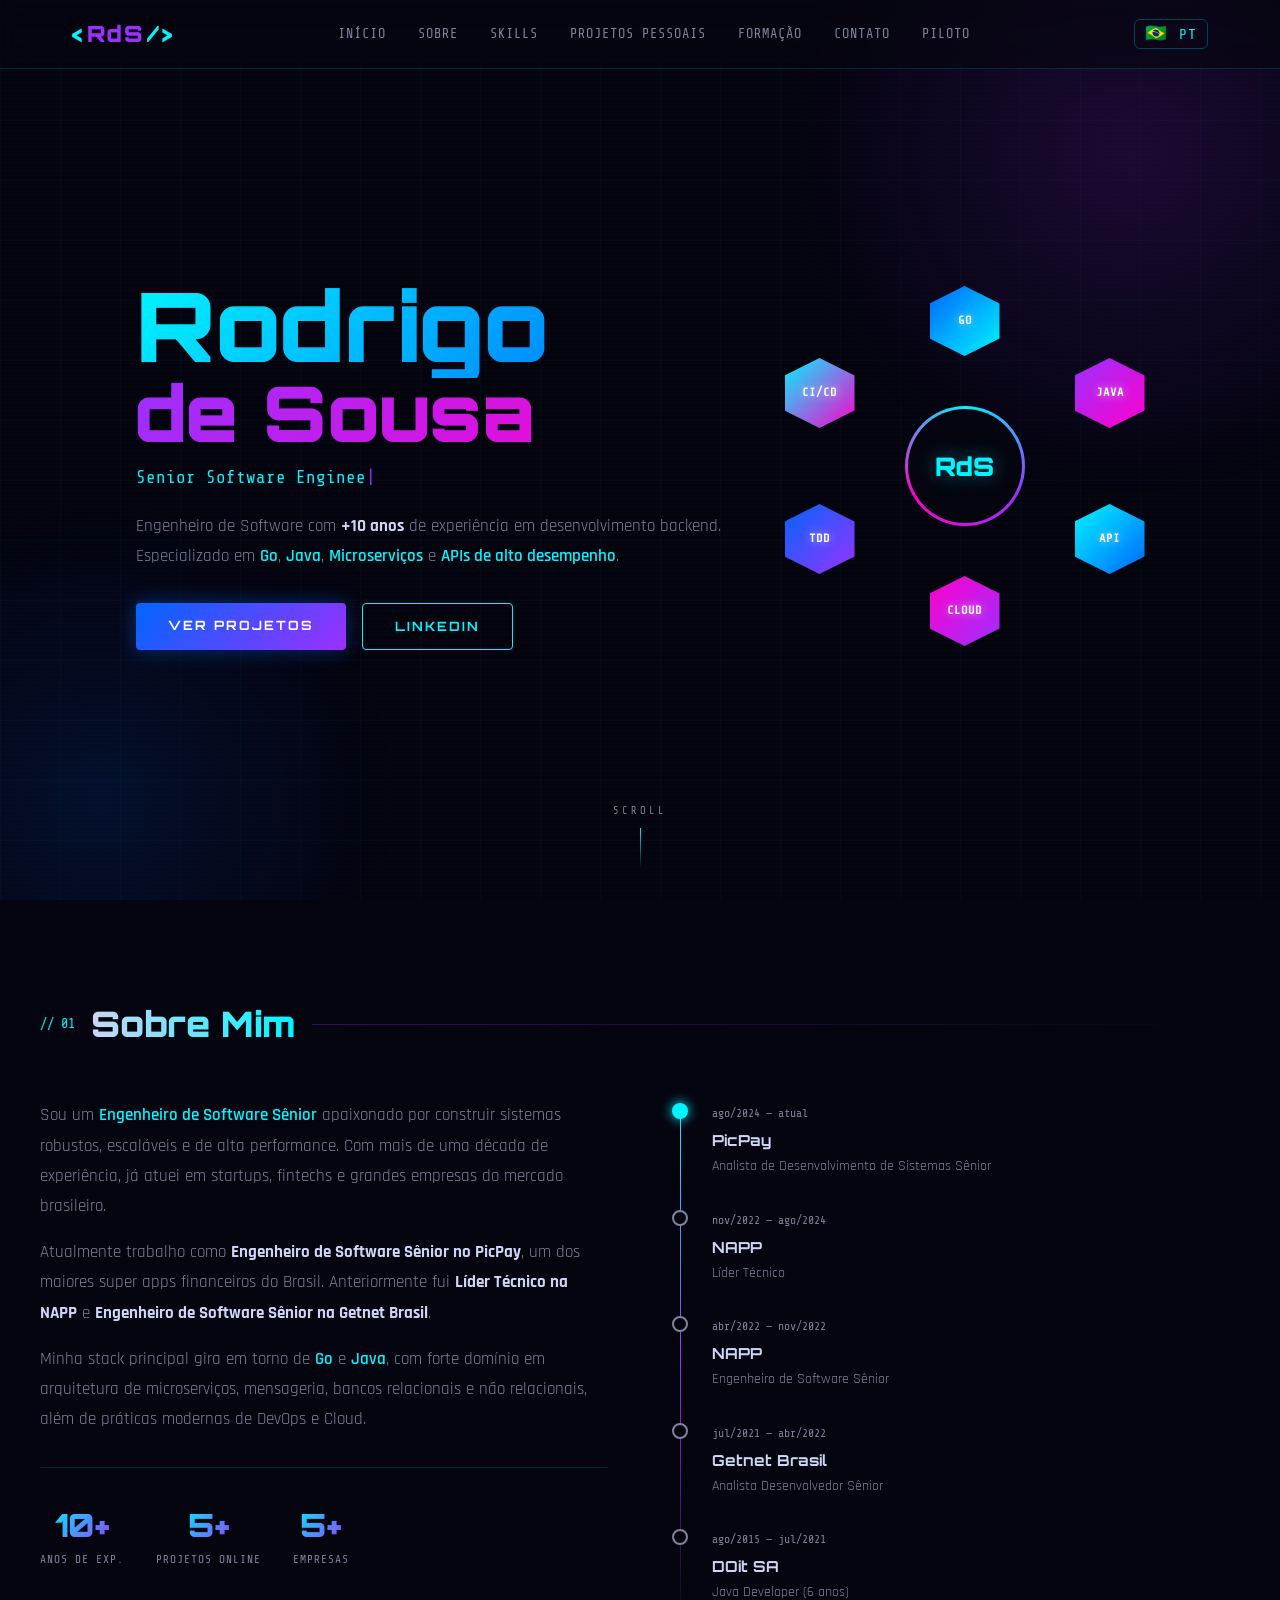
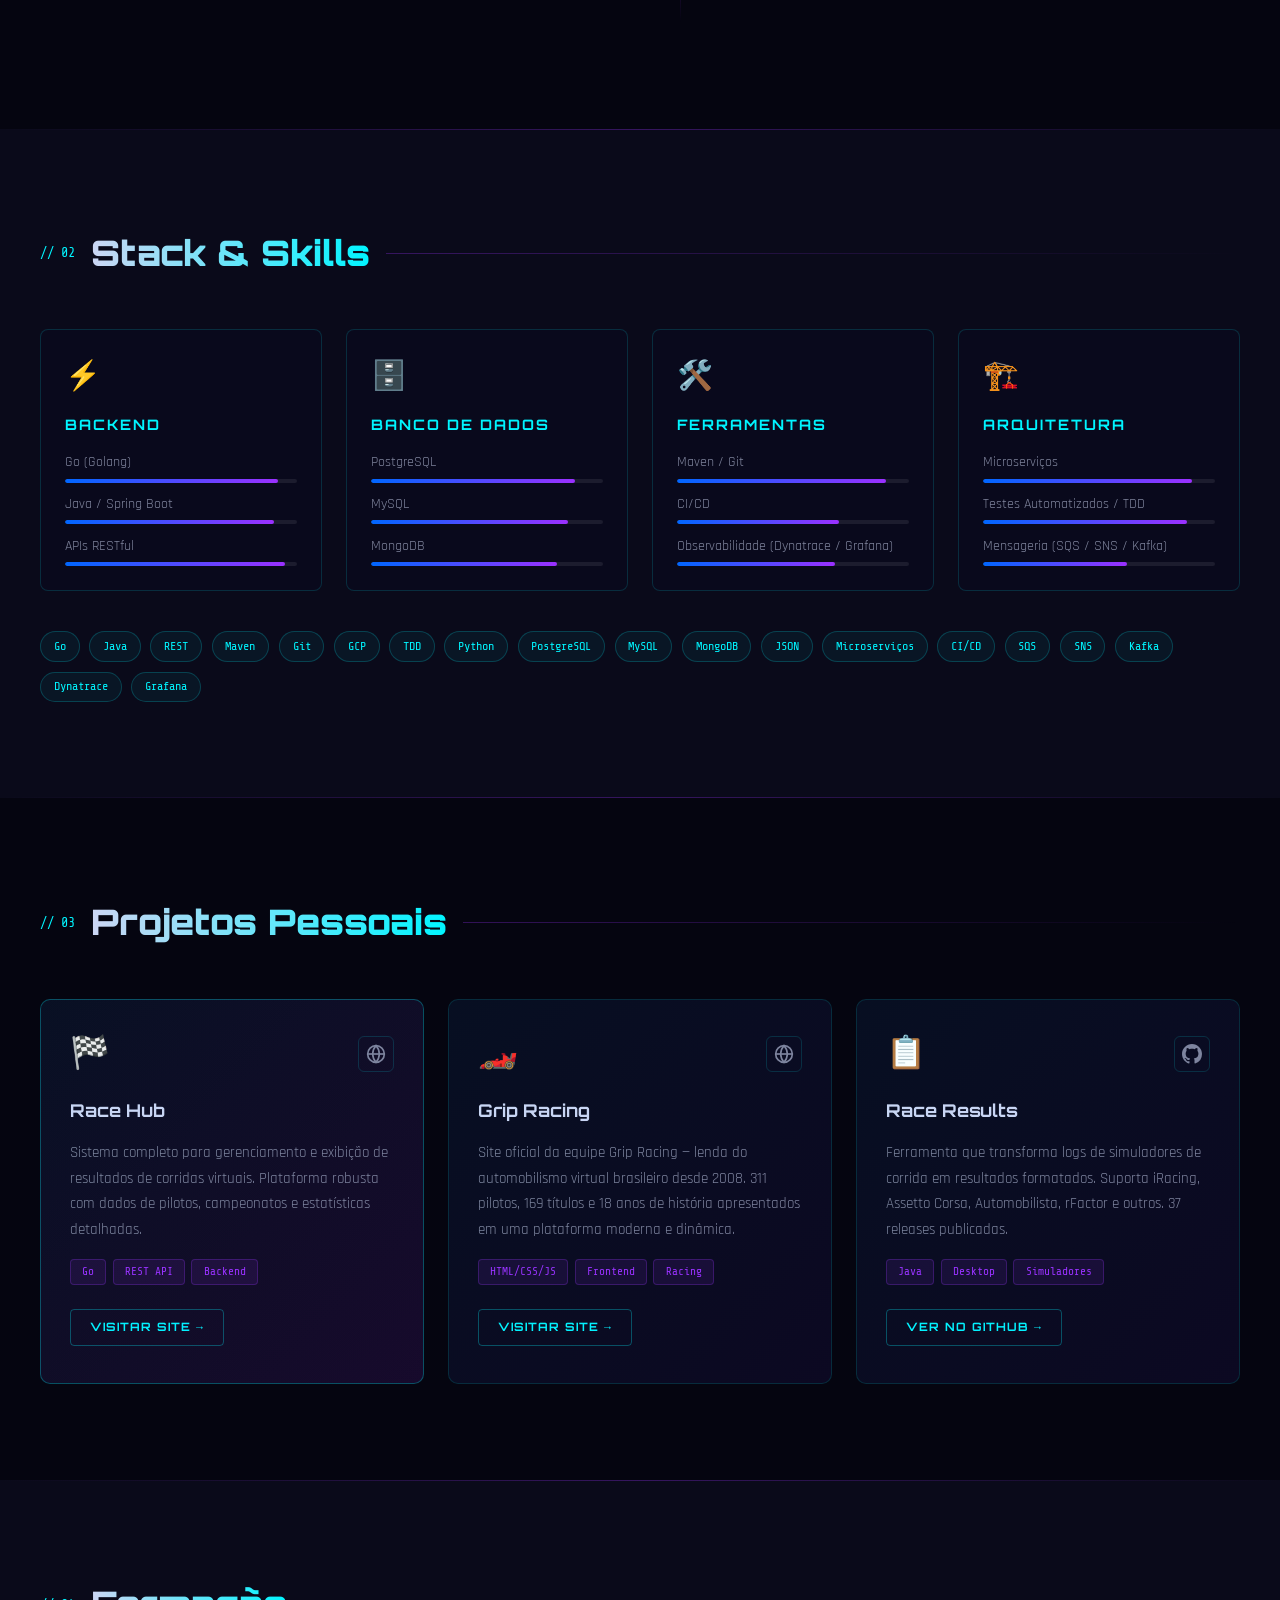
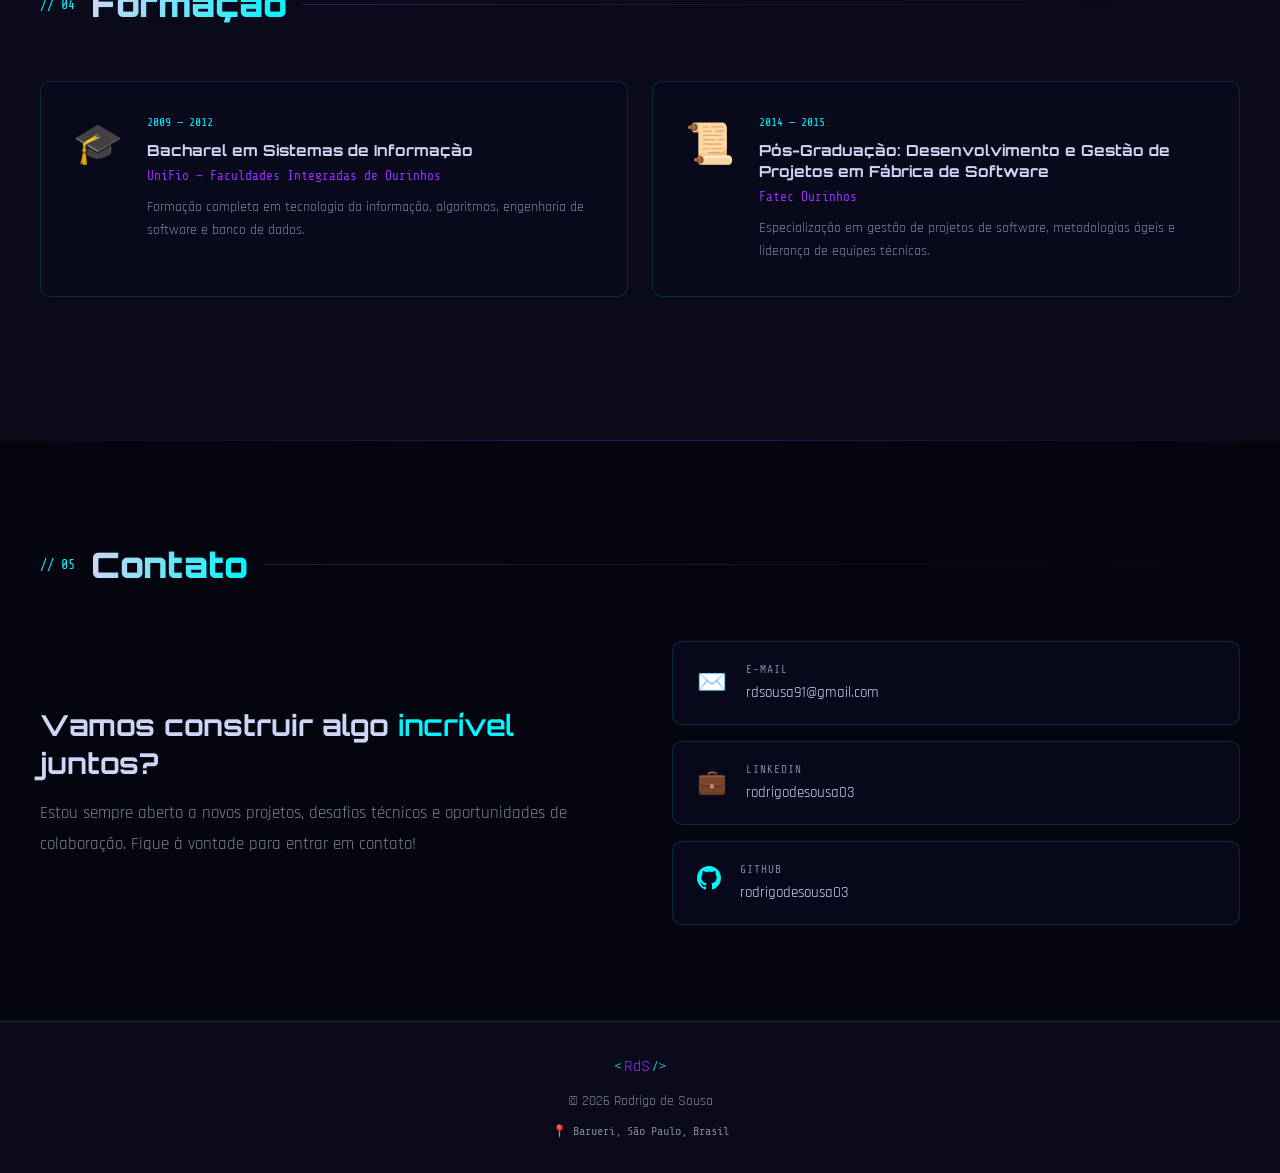
<file: index.html>
<!DOCTYPE html>
<html lang="pt-BR">
<head>
  <meta charset="UTF-8" />
  <meta name="viewport" content="width=device-width, initial-scale=1.0" />
  <title>Rodrigo de Sousa | Sênior Software Engineer</title>
  <link rel="preconnect" href="https://fonts.googleapis.com" />
  <link rel="preconnect" href="https://fonts.gstatic.com" crossorigin />
  <link href="https://fonts.googleapis.com/css2?family=Orbitron:wght@400;700;900&family=Rajdhani:wght@300;400;500;600;700&family=Share+Tech+Mono&display=swap" rel="stylesheet" />
  <link rel="stylesheet" href="style.css" />
  <link rel="icon" type="image/x-icon" href="favicon.ico" />
</head>
<body>

  <!-- Scanlines overlay -->
  <div class="scanlines"></div>
  <!-- Grid background -->
  <div class="grid-bg"></div>

  <div id="header-placeholder"></div>

  <!-- HERO -->
  <section class="hero" id="hero">
    <div class="hero-content">
      <h1 class="hero-title">
        <span class="line1">Rodrigo</span>
        <span class="line2">de Sousa</span>
      </h1>
      <div class="hero-subtitle typewriter" id="typewriter"></div>
      <p class="hero-desc" data-i18n-html="hero.descHtml">
        Engenheiro de Software com <strong>+10 anos</strong> de experiência em desenvolvimento backend.<br/>
        Especializado em <span class="highlight">Go</span>, <span class="highlight">Java</span>, <span class="highlight">Microserviços</span> e <span class="highlight">APIs de alto desempenho</span>.
      </p>
      <div class="hero-cta">
        <a href="#projetos" class="btn btn-primary" data-i18n="hero.btnProjects">Ver Projetos</a>
        <a href="http://www.linkedin.com/in/rodrigodesousa03" target="_blank" rel="noopener" class="btn btn-secondary">LinkedIn</a>
      </div>
    </div>
    <div class="hero-visual">
      <div class="hex-container">
        <div class="hex hex-1"><span>Go</span></div>
        <div class="hex hex-2"><span>Java</span></div>
        <div class="hex hex-3"><span>API</span></div>
        <div class="hex hex-4"><span>Cloud</span></div>
        <div class="hex hex-5"><span>TDD</span></div>
        <div class="hex hex-6"><span>CI/CD</span></div>
        <div class="center-hex">
          <div class="avatar-ring">
            <div class="avatar-inner">RdS</div>
          </div>
        </div>
      </div>
    </div>
    <div class="scroll-indicator">
      <span>SCROLL</span>
      <div class="scroll-line"></div>
    </div>
  </section>

  <!-- SOBRE -->
  <section class="section" id="sobre">
    <div class="container">
      <div class="section-header">
        <span class="section-tag">// 01</span>
        <h2 class="section-title" data-i18n="sobre.title">Sobre Mim</h2>
        <div class="section-line"></div>
      </div>
      <div class="sobre-grid">
        <div class="sobre-text">
          <p data-i18n-html="sobre.p1Html">
            Sou um <span class="highlight">Engenheiro de Software Sênior</span> apaixonado por construir sistemas robustos, escaláveis e de alta performance. Com mais de uma década de experiência, já atuei em startups, fintechs e grandes empresas do mercado brasileiro.
          </p>
          <p data-i18n-html="sobre.p2Html">
            Atualmente trabalho como <strong>Engenheiro de Software Sênior no PicPay</strong>, um dos maiores super apps financeiros do Brasil. Anteriormente fui <strong>Líder Técnico na NAPP</strong> e <strong>Engenheiro de Software Sênior na Getnet Brasil</strong>.
          </p>
          <p data-i18n-html="sobre.p3Html">
            Minha stack principal gira em torno de <span class="highlight">Go</span> e <span class="highlight">Java</span>, com forte domínio em arquitetura de microserviços, mensageria, bancos relacionais e não relacionais, além de práticas modernas de DevOps e Cloud.
          </p>
          <div class="sobre-stats">
            <div class="stat">
              <span class="stat-num">10+</span>
              <span class="stat-label" data-i18n="sobre.statYears">Anos de Exp.</span>
            </div>
            <div class="stat">
              <span class="stat-num">5+</span>
              <span class="stat-label" data-i18n="sobre.statProjects">Projetos Online</span>
            </div>
            <div class="stat">
              <span class="stat-num">5+</span>
              <span class="stat-label" data-i18n="sobre.statCompanies">Empresas</span>
            </div>
          </div>
        </div>
        <div class="sobre-timeline">
          <div class="timeline-item active">
            <div class="tl-dot"></div>
            <div class="tl-content">
              <span class="tl-date" data-i18n="sobre.tl1Date">ago/2024 — atual</span>
              <h4>PicPay</h4>
              <p data-i18n="sobre.tl1Role">Analista de Desenvolvimento de Sistemas Sênior</p>
            </div>
          </div>
          <div class="timeline-item">
            <div class="tl-dot"></div>
            <div class="tl-content">
              <span class="tl-date" data-i18n="sobre.tl2Date">nov/2022 — ago/2024</span>
              <h4>NAPP</h4>
              <p data-i18n="sobre.tl2Role">Líder Técnico</p>
            </div>
          </div>
          <div class="timeline-item">
            <div class="tl-dot"></div>
            <div class="tl-content">
              <span class="tl-date" data-i18n="sobre.tl3Date">abr/2022 — nov/2022</span>
              <h4>NAPP</h4>
              <p data-i18n="sobre.tl3Role">Engenheiro de Software Sênior</p>
            </div>
          </div>
          <div class="timeline-item">
            <div class="tl-dot"></div>
            <div class="tl-content">
              <span class="tl-date" data-i18n="sobre.tl4Date">jul/2021 — abr/2022</span>
              <h4>Getnet Brasil</h4>
              <p data-i18n="sobre.tl4Role">Analista Desenvolvedor Sênior</p>
            </div>
          </div>
          <div class="timeline-item">
            <div class="tl-dot"></div>
            <div class="tl-content">
              <span class="tl-date" data-i18n="sobre.tl5Date">ago/2015 — jul/2021</span>
              <h4>DOit SA</h4>
              <p data-i18n="sobre.tl5Role">Java Developer (6 anos)</p>
            </div>
          </div>
        </div>
      </div>
    </div>
  </section>

  <!-- SKILLS -->
  <section class="section section-dark" id="skills">
    <div class="container">
      <div class="section-header">
        <span class="section-tag">// 02</span>
        <h2 class="section-title">Stack &amp; Skills</h2>
        <div class="section-line"></div>
      </div>
      <div class="skills-grid">
        <div class="skill-card">
          <div class="skill-icon">⚡</div>
          <h3>Backend</h3>
          <ul>
            <li><span>Go (Golang)</span><div class="skill-bar"><div class="skill-fill" style="--w:92%"></div></div></li>
            <li><span>Java / Spring Boot</span><div class="skill-bar"><div class="skill-fill" style="--w:90%"></div></div></li>
            <li><span>APIs RESTful</span><div class="skill-bar"><div class="skill-fill" style="--w:95%"></div></div></li>
          </ul>
        </div>
        <div class="skill-card">
          <div class="skill-icon">🗄️</div>
          <h3 data-i18n="skills.databases">Banco de Dados</h3>
          <ul>
            <li><span>PostgreSQL</span><div class="skill-bar"><div class="skill-fill" style="--w:88%"></div></div></li>
            <li><span>MySQL</span><div class="skill-bar"><div class="skill-fill" style="--w:85%"></div></div></li>
            <li><span>MongoDB</span><div class="skill-bar"><div class="skill-fill" style="--w:80%"></div></div></li>
          </ul>
        </div>
        <div class="skill-card">
          <div class="skill-icon">🛠️</div>
          <h3 data-i18n="skills.tools">Ferramentas</h3>
          <ul>
            <li><span>Maven / Git</span><div class="skill-bar"><div class="skill-fill" style="--w:90%"></div></div></li>
            <li><span>CI/CD</span><div class="skill-bar"><div class="skill-fill" style="--w:70%"></div></div></li>
            <li><span data-i18n="skills.obs">Observabilidade (Dynatrace / Grafana)</span><div class="skill-bar"><div class="skill-fill" style="--w:68%"></div></div></li>
          </ul>
        </div>
        <div class="skill-card">
          <div class="skill-icon">🏗️</div>
          <h3 data-i18n="skills.architecture">Arquitetura</h3>
          <ul>
            <li><span>Microserviços</span><div class="skill-bar"><div class="skill-fill" style="--w:90%"></div></div></li>
            <li><span data-i18n="skills.automated">Testes Automatizados / TDD</span><div class="skill-bar"><div class="skill-fill" style="--w:88%"></div></div></li>
            <li><span data-i18n="skills.messaging">Mensageria (SQS / SNS / Kafka)</span><div class="skill-bar"><div class="skill-fill" style="--w:62%"></div></div></li>
          </ul>
        </div>
      </div>
      <div class="tech-tags">
        <span class="tag">Go</span><span class="tag">Java</span>
        <span class="tag">REST</span><span class="tag">Maven</span><span class="tag">Git</span>
        <span class="tag">GCP</span><span class="tag">TDD</span><span class="tag">Python</span>
        <span class="tag">PostgreSQL</span><span class="tag">MySQL</span><span class="tag">MongoDB</span>
        <span class="tag">JSON</span><span class="tag" data-i18n="skills.microservicesTag">Microserviços</span><span class="tag">CI/CD</span>
        <span class="tag">SQS</span><span class="tag">SNS</span><span class="tag">Kafka</span>
        <span class="tag">Dynatrace</span><span class="tag">Grafana</span>
      </div>
    </div>
  </section>

  <!-- PROJETOS -->
  <section class="section" id="projetos">
    <div class="container">
      <div class="section-header">
        <span class="section-tag">// 03</span>
        <h2 class="section-title" data-i18n="projetos.title">Projetos Pessoais</h2>
        <div class="section-line"></div>
      </div>
      <div class="projects-grid">

        <!-- Race Hub -->
        <div class="project-card featured">
          <div class="project-header">
            <div class="project-icon">🏁</div>
            <div class="project-links">
              <a href="https://f1bc.racehub.com.br" target="_blank" rel="noopener" class="project-link" title="Site">
                <svg width="20" height="20" viewBox="0 0 24 24" fill="none" stroke="currentColor" stroke-width="2"><circle cx="12" cy="12" r="10"/><line x1="2" y1="12" x2="22" y2="12"/><path d="M12 2a15.3 15.3 0 0 1 4 10 15.3 15.3 0 0 1-4 10 15.3 15.3 0 0 1-4-10 15.3 15.3 0 0 1 4-10z"/></svg>
              </a>
            </div>
          </div>
          <h3 class="project-title">Race Hub</h3>
          <p class="project-desc" data-i18n="projetos.raceHubDesc">
            Sistema completo para gerenciamento e exibição de resultados de corridas virtuais. Plataforma robusta com dados de pilotos, campeonatos e estatísticas detalhadas.
          </p>
          <div class="project-tags">
            <span>Go</span><span>REST API</span><span>Backend</span>
          </div>
          <div class="project-footer">
            <a href="https://f1bc.racehub.com" target="_blank" rel="noopener" class="btn btn-small" data-i18n="projetos.visitSite">Visitar Site →</a>
          </div>
        </div>

        <!-- Grip Racing -->
        <div class="project-card">
          <div class="project-header">
            <div class="project-icon">🏎️</div>
            <div class="project-links">
              <a href="https://gripracing.com.br/" target="_blank" rel="noopener" class="project-link" title="Site">
                <svg width="20" height="20" viewBox="0 0 24 24" fill="none" stroke="currentColor" stroke-width="2"><circle cx="12" cy="12" r="10"/><line x1="2" y1="12" x2="22" y2="12"/><path d="M12 2a15.3 15.3 0 0 1 4 10 15.3 15.3 0 0 1-4 10 15.3 15.3 0 0 1-4-10 15.3 15.3 0 0 1 4-10z"/></svg>
              </a>
            </div>
          </div>
          <h3 class="project-title">Grip Racing</h3>
          <p class="project-desc" data-i18n="projetos.gripDesc">
            Site oficial da equipe Grip Racing — lenda do automobilismo virtual brasileiro desde 2008. 311 pilotos, 169 títulos e 18 anos de história apresentados em uma plataforma moderna e dinâmica.
          </p>
          <div class="project-tags">
            <span>HTML/CSS/JS</span><span>Frontend</span><span>Racing</span>
          </div>
          <div class="project-footer">
            <a href="https://gripracing.com.br/" target="_blank" rel="noopener" class="btn btn-small" data-i18n="projetos.visitSite">Visitar Site →</a>
          </div>
        </div>

        <!-- race-results -->
        <div class="project-card">
          <div class="project-header">
            <div class="project-icon">📋</div>
            <div class="project-links">
              <a href="https://github.com/rodrigodesousa03/race-results" target="_blank" rel="noopener" class="project-link" title="GitHub">
                <svg width="20" height="20" viewBox="0 0 24 24" fill="currentColor"><path d="M12 0C5.37 0 0 5.37 0 12c0 5.31 3.435 9.795 8.205 11.385.6.105.825-.255.825-.57 0-.285-.015-1.23-.015-2.235-3.015.555-3.795-.735-4.035-1.41-.135-.345-.72-1.41-1.23-1.695-.42-.225-1.02-.78-.015-.795.945-.015 1.62.87 1.845 1.23 1.08 1.815 2.805 1.305 3.495.99.105-.78.42-1.305.765-1.605-2.67-.3-5.46-1.335-5.46-5.925 0-1.305.465-2.385 1.23-3.225-.12-.3-.54-1.53.12-3.18 0 0 1.005-.315 3.3 1.23.96-.27 1.98-.405 3-.405s2.04.135 3 .405c2.295-1.56 3.3-1.23 3.3-1.23.66 1.65.24 2.88.12 3.18.765.84 1.23 1.905 1.23 3.225 0 4.605-2.805 5.625-5.475 5.925.435.375.81 1.095.81 2.22 0 1.605-.015 2.895-.015 3.3 0 .315.225.69.825.57A12.02 12.02 0 0 0 24 12c0-6.63-5.37-12-12-12z"/></svg>
              </a>
            </div>
          </div>
          <h3 class="project-title">Race Results</h3>
          <p class="project-desc" data-i18n="projetos.raceResultsDesc">
            Ferramenta que transforma logs de simuladores de corrida em resultados formatados. Suporta iRacing, Assetto Corsa, Automobilista, rFactor e outros. 37 releases publicadas.
          </p>
          <div class="project-tags">
            <span>Java</span><span>Desktop</span><span data-i18n="projetos.simuladores">Simuladores</span>
          </div>
          <div class="project-footer">
            <a href="https://github.com/rodrigodesousa03/race-results" target="_blank" rel="noopener" class="btn btn-small" data-i18n="projetos.viewGithub">Ver no GitHub →</a>
          </div>
        </div>

      </div>
    </div>
  </section>

  <!-- EDUCAÇÃO -->
  <section class="section section-dark" id="educacao">
    <div class="container">
      <div class="section-header">
        <span class="section-tag">// 04</span>
        <h2 class="section-title" data-i18n="educacao.title">Formação</h2>
        <div class="section-line"></div>
      </div>
      <div class="edu-grid">
        <div class="edu-card">
          <div class="edu-icon">🎓</div>
          <div class="edu-body">
            <span class="edu-period">2009 — 2012</span>
            <h3 data-i18n="educacao.degree1">Bacharel em Sistemas de Informação</h3>
            <a href="https://www.unifio.edu.br/home/" target="_blank" rel="noopener" class="edu-institution">UniFio — Faculdades Integradas de Ourinhos</a>
            <p data-i18n="educacao.edu1Desc">Formação completa em tecnologia da informação, algoritmos, engenharia de software e banco de dados.</p>
          </div>
        </div>
        <div class="edu-card">
          <div class="edu-icon">📜</div>
          <div class="edu-body">
            <span class="edu-period">2014 — 2015</span>
            <h3 data-i18n="educacao.degree2">Pós-Graduação: Desenvolvimento e Gestão de Projetos em Fábrica de Software</h3>
            <a href="https://fatecourinhos.cps.sp.gov.br/" target="_blank" rel="noopener" class="edu-institution">Fatec Ourinhos</a>
            <p data-i18n="educacao.edu2Desc">Especialização em gestão de projetos de software, metodologias ágeis e liderança de equipes técnicas.</p>
          </div>
        </div>
      </div>
    </div>
  </section>

  <!-- CONTATO -->
  <section class="section" id="contato">
    <div class="container">
      <div class="section-header">
        <span class="section-tag">// 05</span>
        <h2 class="section-title" data-i18n="contato.title">Contato</h2>
        <div class="section-line"></div>
      </div>
      <div class="contact-wrapper">
        <div class="contact-text">
          <h3 data-i18n-html="contato.h3Html">Vamos construir algo <span class="highlight">incrível</span> juntos?</h3>
          <p data-i18n="contato.p">Estou sempre aberto a novos projetos, desafios técnicos e oportunidades de colaboração. Fique à vontade para entrar em contato!</p>
        </div>
        <div class="contact-links">
          <a href="mailto:rdsousa91@gmail.com" class="contact-card">
            <div class="contact-card-icon">✉️</div>
            <div class="contact-card-body">
              <span class="contact-label" data-i18n="contato.emailLabel">E-mail</span>
              <span class="contact-value">rdsousa91@gmail.com</span>
            </div>
          </a>
          <a href="http://www.linkedin.com/in/rodrigodesousa03" target="_blank" rel="noopener" class="contact-card">
            <div class="contact-card-icon">💼</div>
            <div class="contact-card-body">
              <span class="contact-label" data-i18n="contato.linkedinLabel">LinkedIn</span>
              <span class="contact-value">rodrigodesousa03</span>
            </div>
          </a>
          <a href="https://github.com/rodrigodesousa03" target="_blank" rel="noopener" class="contact-card">
            <div class="contact-card-icon">
              <svg width="24" height="24" viewBox="0 0 24 24" fill="currentColor"><path d="M12 0C5.37 0 0 5.37 0 12c0 5.31 3.435 9.795 8.205 11.385.6.105.825-.255.825-.57 0-.285-.015-1.23-.015-2.235-3.015.555-3.795-.735-4.035-1.41-.135-.345-.72-1.41-1.23-1.695-.42-.225-1.02-.78-.015-.795.945-.015 1.62.87 1.845 1.23 1.08 1.815 2.805 1.305 3.495.99.105-.78.42-1.305.765-1.605-2.67-.3-5.46-1.335-5.46-5.925 0-1.305.465-2.385 1.23-3.225-.12-.3-.54-1.53.12-3.18 0 0 1.005-.315 3.3 1.23.96-.27 1.98-.405 3-.405s2.04.135 3 .405c2.295-1.56 3.3-1.23 3.3-1.23.66 1.65.24 2.88.12 3.18.765.84 1.23 1.905 1.23 3.225 0 4.605-2.805 5.625-5.475 5.925.435.375.81 1.095.81 2.22 0 1.605-.015 2.895-.015 3.3 0 .315.225.69.825.57A12.02 12.02 0 0 0 24 12c0-6.63-5.37-12-12-12z"/></svg>
            </div>
            <div class="contact-card-body">
              <span class="contact-label" data-i18n="contato.githubLabel">GitHub</span>
              <span class="contact-value">rodrigodesousa03</span>
            </div>
          </a>
        </div>
      </div>
    </div>
  </section>

  <div id="footer-placeholder"></div>

  <script>window.siteConfig = { page: 'portfolio', basePath: '' };</script>
  <script src="components/header.js"></script>
  <script src="components/footer.js"></script>
  <script src="script.js"></script>
</body>
</html>
</file>
<file: style.css>
/* ============================================
   RESET & BASE
   ============================================ */
*, *::before, *::after { box-sizing: border-box; margin: 0; padding: 0; }

/* Scrollbar */
::-webkit-scrollbar { width: 6px; }
::-webkit-scrollbar-track { background: var(--dark2); }
::-webkit-scrollbar-thumb {
  background: linear-gradient(to bottom, var(--cyan), var(--purple));
  border-radius: 3px;
}
::-webkit-scrollbar-thumb:hover {
  background: linear-gradient(to bottom, var(--purple), var(--pink));
}
* { scrollbar-width: thin; scrollbar-color: var(--purple) var(--dark2); }

:root {
  --cyan:    #00f5ff;
  --blue:    #0066ff;
  --purple:  #9b30ff;
  --pink:    #ff00cc;
  --dark:    #050510;
  --dark2:   #0a0a1a;
  --dark3:   #0d0d22;
  --card-bg: rgba(10, 10, 30, 0.85);
  --border:  rgba(0, 245, 255, 0.15);
  --border2: rgba(155, 48, 255, 0.3);
  --text:    #cdd6f4;
  --text-dim:#7f849c;
  --glow-c:  0 0 20px rgba(0, 245, 255, 0.4);
  --glow-p:  0 0 20px rgba(155, 48, 255, 0.4);
  --font-main: 'Rajdhani', sans-serif;
  --font-head: 'Orbitron', monospace;
  --font-mono: 'Share Tech Mono', monospace;
}

html { scroll-behavior: smooth; }

body {
  font-family: var(--font-main);
  background: var(--dark);
  color: var(--text);
  overflow-x: hidden;
  font-size: 16px;
  line-height: 1.6;
}

/* ============================================
   BACKGROUND EFFECTS
   ============================================ */
.grid-bg {
  position: fixed;
  inset: 0;
  background-image:
    linear-gradient(rgba(0, 245, 255, 0.03) 1px, transparent 1px),
    linear-gradient(90deg, rgba(0, 245, 255, 0.03) 1px, transparent 1px);
  background-size: 60px 60px;
  z-index: 0;
  pointer-events: none;
}

.scanlines {
  position: fixed;
  inset: 0;
  background: repeating-linear-gradient(
    0deg,
    transparent,
    transparent 2px,
    rgba(0,0,0,0.03) 2px,
    rgba(0,0,0,0.03) 4px
  );
  z-index: 1;
  pointer-events: none;
}

/* ============================================
   NAVBAR
   ============================================ */
.navbar {
  position: fixed;
  top: 0;
  width: 100%;
  z-index: 1000;
  padding: 1rem 0;
  transition: all .3s ease;
  background: rgba(5, 5, 16, 0.6);
  backdrop-filter: blur(12px);
  border-bottom: 1px solid var(--border);
}

.navbar.scrolled {
  background: rgba(5, 5, 16, 0.95);
  border-bottom-color: var(--border2);
}

.nav-container {
  max-width: 1200px;
  margin: 0 auto;
  padding: 0 2rem;
  display: flex;
  align-items: center;
  justify-content: space-between;
}

.nav-logo {
  font-family: var(--font-head);
  font-size: 1.4rem;
  font-weight: 900;
  letter-spacing: 2px;
}

.logo-bracket { color: var(--cyan); }
.logo-text { color: var(--purple); margin: 0 2px; }

.nav-links {
  display: flex;
  list-style: none;
  gap: 2rem;
}

.nav-links a {
  font-family: var(--font-mono);
  font-size: .85rem;
  color: var(--text-dim);
  text-decoration: none;
  text-transform: uppercase;
  letter-spacing: 1px;
  transition: color .2s, text-shadow .2s;
  position: relative;
}

.nav-links a::after {
  content: '';
  position: absolute;
  bottom: -4px;
  left: 0;
  width: 0;
  height: 1px;
  background: var(--cyan);
  transition: width .3s;
}

.nav-links a:hover { color: var(--cyan); text-shadow: 0 0 12px var(--cyan); }
.nav-links a:hover::after { width: 100%; }

.lang-toggle {
  background: none;
  border: 1px solid rgba(0, 245, 255, 0.25);
  border-radius: 6px;
  cursor: pointer;
  padding: 5px 10px;
  font-size: 1.1rem;
  line-height: 1;
  transition: border-color .2s, transform .15s, background .2s;
  display: flex;
  align-items: center;
  gap: 6px;
  color: var(--cyan);
  font-family: var(--font-mono);
  letter-spacing: 1px;
}

.lang-toggle:hover {
  border-color: var(--cyan);
  background: rgba(0, 245, 255, 0.07);
  transform: scale(1.05);
}

.hamburger {
  display: none;
  flex-direction: column;
  gap: 5px;
  background: none;
  border: none;
  cursor: pointer;
  padding: 4px;
}

.hamburger span {
  display: block;
  width: 24px;
  height: 2px;
  background: var(--cyan);
  transition: all .3s;
}

/* ============================================
   HERO
   ============================================ */
.hero {
  min-height: 100vh;
  display: flex;
  align-items: center;
  justify-content: center;
  gap: 4rem;
  padding: 6rem 5% 4rem;
  position: relative;
  z-index: 2;
  overflow: hidden;
}

.hero::before {
  content: '';
  position: absolute;
  top: -200px;
  right: -200px;
  width: 700px;
  height: 700px;
  background: radial-gradient(circle, rgba(155,48,255,.15) 0%, transparent 70%);
  pointer-events: none;
}

.hero::after {
  content: '';
  position: absolute;
  bottom: -200px;
  left: -200px;
  width: 600px;
  height: 600px;
  background: radial-gradient(circle, rgba(0,102,255,.12) 0%, transparent 70%);
  pointer-events: none;
}

.hero-content {
  max-width: 600px;
  position: relative;
  z-index: 3;
}

.hero-tag {
  display: inline-flex;
  align-items: center;
  gap: .6rem;
  font-family: var(--font-mono);
  font-size: .78rem;
  color: var(--cyan);
  border: 1px solid rgba(0,245,255,.3);
  padding: .4rem 1rem;
  border-radius: 20px;
  margin-bottom: 1.5rem;
  text-transform: uppercase;
  letter-spacing: 2px;
  background: rgba(0,245,255,.05);
}

.blink-dot {
  width: 8px;
  height: 8px;
  background: #00ff88;
  border-radius: 50%;
  animation: blink 1.5s ease infinite;
  box-shadow: 0 0 8px #00ff88;
}

@keyframes blink {
  0%, 100% { opacity: 1; }
  50% { opacity: 0; }
}

.hero-title {
  font-family: var(--font-head);
  font-weight: 900;
  line-height: .9;
  margin-bottom: 1rem;
}

.hero-title .line1 {
  display: block;
  font-size: clamp(3rem, 8vw, 6rem);
  color: transparent;
  background: linear-gradient(135deg, var(--cyan), var(--blue));
  -webkit-background-clip: text;
  background-clip: text;
  text-shadow: none;
  padding-bottom: 0.1em;
}

.hero-title .line2 {
  display: block;
  font-size: clamp(2.5rem, 6vw, 5rem);
  color: transparent;
  background: linear-gradient(135deg, var(--purple), var(--pink));
  -webkit-background-clip: text;
  background-clip: text;
}

.hero-subtitle {
  font-family: var(--font-mono);
  font-size: 1.1rem;
  color: var(--cyan);
  min-height: 1.6rem;
  margin-bottom: 1.2rem;
}

.hero-subtitle::after {
  content: '|';
  animation: cursor-blink .7s step-end infinite;
  color: var(--purple);
}

@keyframes cursor-blink {
  50% { opacity: 0; }
}

.hero-desc {
  font-size: 1.05rem;
  color: var(--text-dim);
  margin-bottom: 2rem;
  line-height: 1.8;
}

.hero-desc strong { color: var(--text); }
.highlight { color: var(--cyan); font-weight: 600; }

.hero-cta {
  display: flex;
  gap: 1rem;
  flex-wrap: wrap;
}

/* ============================================
   BUTTONS
   ============================================ */
.btn {
  display: inline-block;
  padding: .75rem 2rem;
  font-family: var(--font-head);
  font-size: .8rem;
  font-weight: 700;
  letter-spacing: 2px;
  text-transform: uppercase;
  text-decoration: none;
  border-radius: 4px;
  cursor: pointer;
  transition: all .3s;
  position: relative;
  overflow: hidden;
}

.btn::before {
  content: '';
  position: absolute;
  inset: 0;
  background: linear-gradient(90deg, transparent, rgba(255,255,255,.08), transparent);
  transform: translateX(-100%);
  transition: transform .5s;
}

.btn:hover::before { transform: translateX(100%); }

.btn-primary {
  background: linear-gradient(135deg, var(--blue), var(--purple));
  color: #fff;
  border: none;
  box-shadow: 0 0 20px rgba(0,102,255,.4);
}

.btn-primary:hover {
  box-shadow: 0 0 30px rgba(0,102,255,.7), 0 0 60px rgba(155,48,255,.3);
  transform: translateY(-2px);
}

.btn-secondary {
  background: transparent;
  color: var(--cyan);
  border: 1px solid var(--cyan);
}

.btn-secondary:hover {
  background: rgba(0,245,255,.1);
  box-shadow: var(--glow-c);
  transform: translateY(-2px);
}

.btn-small {
  padding: .5rem 1.2rem;
  font-size: .72rem;
  background: transparent;
  color: var(--cyan);
  border: 1px solid rgba(0,245,255,.3);
  letter-spacing: 1px;
}

.btn-small:hover {
  background: rgba(0,245,255,.08);
  border-color: var(--cyan);
  box-shadow: var(--glow-c);
}

/* ============================================
   HERO VISUAL — HEX
   ============================================ */
.hero-visual {
  position: relative;
  flex-shrink: 0;
  z-index: 3;
  display: flex;
  align-items: center;
  justify-content: center;
}

.hex-container {
  width: 360px;
  height: 360px;
  position: relative;
}

.center-hex {
  position: absolute;
  top: 50%;
  left: 50%;
  transform: translate(-50%, -50%);
}

.avatar-ring {
  width: 120px;
  height: 120px;
  border-radius: 50%;
  background: conic-gradient(var(--cyan), var(--purple), var(--pink), var(--cyan));
  padding: 3px;
  animation: spin 8s linear infinite;
}

.avatar-inner {
  width: 100%;
  height: 100%;
  border-radius: 50%;
  background: var(--dark);
  display: flex;
  align-items: center;
  justify-content: center;
  font-family: var(--font-head);
  font-size: 1.6rem;
  font-weight: 900;
  color: var(--cyan);
  text-shadow: var(--glow-c);
}

@keyframes spin {
  to { transform: rotate(360deg); }
}

.hex {
  position: absolute;
  width: 70px;
  height: 70px;
  clip-path: polygon(50% 0%, 100% 25%, 100% 75%, 50% 100%, 0% 75%, 0% 25%);
  display: flex;
  align-items: center;
  justify-content: center;
  font-family: var(--font-mono);
  font-size: .75rem;
  font-weight: 700;
  text-transform: uppercase;
  letter-spacing: 1px;
  animation: float 4s ease-in-out infinite;
}

.hex span { color: #fff; text-shadow: 0 0 10px rgba(255,255,255,.6); }

.hex-1 { top: 0; left: 50%; transform: translateX(-50%); background: linear-gradient(135deg, #0066ff, #00f5ff); animation-delay: 0s; }
.hex-2 { top: 20%; right: 0; background: linear-gradient(135deg, #9b30ff, #ff00cc); animation-delay: .5s; }
.hex-3 { bottom: 20%; right: 0; background: linear-gradient(135deg, #00f5ff, #0066ff); animation-delay: 1s; }
.hex-4 { bottom: 0; left: 50%; transform: translateX(-50%); background: linear-gradient(135deg, #ff00cc, #9b30ff); animation-delay: 1.5s; }
.hex-5 { bottom: 20%; left: 0; background: linear-gradient(135deg, #0066ff, #9b30ff); animation-delay: 2s; }
.hex-6 { top: 20%; left: 0; background: linear-gradient(135deg, #00f5ff, #ff00cc); animation-delay: 2.5s; }

@keyframes float {
  0%, 100% { transform: translateY(0) translateX(var(--tx, 0)); }
  50% { transform: translateY(-8px) translateX(var(--tx, 0)); }
}

.hex-1, .hex-4 { --tx: -50%; }

/* Scroll indicator */
.scroll-indicator {
  position: absolute;
  bottom: 2rem;
  left: 50%;
  transform: translateX(-50%);
  display: flex;
  flex-direction: column;
  align-items: center;
  gap: .5rem;
  font-family: var(--font-mono);
  font-size: .65rem;
  color: var(--text-dim);
  letter-spacing: 3px;
  z-index: 3;
}

.scroll-line {
  width: 1px;
  height: 40px;
  background: linear-gradient(to bottom, var(--cyan), transparent);
  animation: scroll-anim 2s ease infinite;
}

@keyframes scroll-anim {
  0% { transform: scaleY(0); transform-origin: top; }
  50% { transform: scaleY(1); transform-origin: top; }
  51% { transform: scaleY(1); transform-origin: bottom; }
  100% { transform: scaleY(0); transform-origin: bottom; }
}

/* ============================================
   SECTIONS
   ============================================ */
.section {
  padding: 6rem 2rem;
  position: relative;
  z-index: 2;
}

.section-dark {
  background: var(--dark2);
}

.section-dark::before {
  content: '';
  position: absolute;
  top: 0; left: 0; right: 0;
  height: 1px;
  background: linear-gradient(90deg, transparent, var(--border2), transparent);
}

.section-dark::after {
  content: '';
  position: absolute;
  bottom: 0; left: 0; right: 0;
  height: 1px;
  background: linear-gradient(90deg, transparent, var(--border2), transparent);
}

.container {
  max-width: 1200px;
  margin: 0 auto;
}

.section-header {
  display: flex;
  align-items: center;
  gap: 1rem;
  margin-bottom: 3rem;
}

.section-tag {
  font-family: var(--font-mono);
  color: var(--cyan);
  font-size: .85rem;
  white-space: nowrap;
}

.section-title {
  font-family: var(--font-head);
  font-size: clamp(1.5rem, 4vw, 2.2rem);
  font-weight: 900;
  color: transparent;
  background: linear-gradient(90deg, var(--text), var(--cyan));
  -webkit-background-clip: text;
  background-clip: text;
  white-space: nowrap;
}

.section-line {
  flex: 1;
  height: 1px;
  background: linear-gradient(90deg, var(--border2), transparent);
}

/* ============================================
   SOBRE
   ============================================ */
.sobre-grid {
  display: grid;
  grid-template-columns: 1fr 1fr;
  gap: 4rem;
  align-items: start;
}

.sobre-text p {
  color: var(--text-dim);
  margin-bottom: 1rem;
  font-size: 1.05rem;
  line-height: 1.8;
}

.sobre-text p strong { color: var(--text); }

.sobre-stats {
  display: flex;
  gap: 2rem;
  margin-top: 2rem;
  padding-top: 2rem;
  border-top: 1px solid var(--border);
}

.stat {
  display: flex;
  flex-direction: column;
  align-items: center;
}

.stat-num {
  font-family: var(--font-head);
  font-size: 2rem;
  font-weight: 900;
  color: transparent;
  background: linear-gradient(135deg, var(--cyan), var(--purple));
  -webkit-background-clip: text;
  background-clip: text;
}

.stat-label {
  font-family: var(--font-mono);
  font-size: .7rem;
  color: var(--text-dim);
  text-transform: uppercase;
  letter-spacing: 1px;
}

/* Timeline */
.sobre-timeline {
  display: flex;
  flex-direction: column;
  gap: 0;
  position: relative;
}

.sobre-timeline::before {
  content: '';
  position: absolute;
  left: 8px;
  top: 10px;
  bottom: 10px;
  width: 1px;
  background: linear-gradient(to bottom, var(--cyan), var(--purple), transparent);
}

.timeline-item {
  display: flex;
  gap: 1.5rem;
  padding-bottom: 1.8rem;
  position: relative;
}

.tl-dot {
  width: 16px;
  height: 16px;
  border-radius: 50%;
  background: var(--dark);
  border: 2px solid var(--text-dim);
  flex-shrink: 0;
  margin-top: 3px;
  transition: all .3s;
  position: relative;
  z-index: 1;
}

.timeline-item.active .tl-dot {
  background: var(--cyan);
  border-color: var(--cyan);
  box-shadow: 0 0 12px var(--cyan);
}

.tl-date {
  font-family: var(--font-mono);
  font-size: .72rem;
  color: var(--text-dim);
}

.tl-content h4 {
  font-family: var(--font-head);
  font-size: .95rem;
  color: var(--text);
  margin: .2rem 0 .1rem;
}

.tl-content p {
  font-size: .9rem;
  color: var(--text-dim);
}

/* ============================================
   SKILLS
   ============================================ */
.skills-grid {
  display: grid;
  grid-template-columns: repeat(auto-fit, minmax(260px, 1fr));
  gap: 1.5rem;
  margin-bottom: 2.5rem;
}

.skill-card {
  background: var(--card-bg);
  border: 1px solid var(--border);
  border-radius: 8px;
  padding: 1.5rem;
  transition: border-color .3s, box-shadow .3s, transform .3s;
  position: relative;
  overflow: hidden;
}

.skill-card::before {
  content: '';
  position: absolute;
  top: 0; left: 0;
  width: 100%;
  height: 2px;
  background: linear-gradient(90deg, var(--cyan), var(--purple));
  transform: scaleX(0);
  transform-origin: left;
  transition: transform .4s;
}

.skill-card:hover::before { transform: scaleX(1); }

.skill-card:hover {
  border-color: var(--border2);
  box-shadow: var(--glow-p);
  transform: translateY(-4px);
}

.skill-icon {
  font-size: 1.8rem;
  margin-bottom: .8rem;
}

.skill-card h3 {
  font-family: var(--font-head);
  font-size: .9rem;
  color: var(--cyan);
  text-transform: uppercase;
  letter-spacing: 2px;
  margin-bottom: 1rem;
}

.skill-card ul { list-style: none; display: flex; flex-direction: column; gap: .7rem; }

.skill-card li {
  display: flex;
  flex-direction: column;
  gap: .3rem;
}

.skill-card li span {
  font-size: .85rem;
  color: var(--text-dim);
}

.skill-bar {
  height: 4px;
  background: rgba(255,255,255,.08);
  border-radius: 2px;
  overflow: hidden;
}

.skill-fill {
  height: 100%;
  width: var(--w);
  background: linear-gradient(90deg, var(--blue), var(--purple));
  border-radius: 2px;
  animation: fillBar 1.5s ease forwards;
  transform-origin: left;
}

@keyframes fillBar {
  from { width: 0; }
  to { width: var(--w); }
}

/* Tech tags */
.tech-tags {
  display: flex;
  flex-wrap: wrap;
  gap: .6rem;
  margin-top: .5rem;
}

.tag {
  font-family: var(--font-mono);
  font-size: .75rem;
  padding: .3rem .8rem;
  border-radius: 20px;
  background: rgba(0,245,255,.05);
  border: 1px solid rgba(0,245,255,.2);
  color: var(--cyan);
  transition: all .2s;
  cursor: default;
}

.tag:hover {
  background: rgba(0,245,255,.12);
  border-color: var(--cyan);
  box-shadow: 0 0 10px rgba(0,245,255,.2);
}

/* ============================================
   PROJECTS
   ============================================ */
.projects-grid {
  display: grid;
  grid-template-columns: repeat(auto-fit, minmax(300px, 1fr));
  gap: 1.5rem;
}

.project-card {
  background: var(--card-bg);
  border: 1px solid var(--border);
  border-radius: 10px;
  padding: 1.8rem;
  display: flex;
  flex-direction: column;
  gap: 1rem;
  transition: all .3s;
  position: relative;
  overflow: hidden;
}

.project-card::after {
  content: '';
  position: absolute;
  inset: 0;
  background: linear-gradient(135deg, rgba(0,245,255,.03), rgba(155,48,255,.03));
  pointer-events: none;
}

.project-card:hover {
  border-color: rgba(155,48,255,.5);
  box-shadow: 0 0 30px rgba(155,48,255,.2), 0 8px 40px rgba(0,0,0,.4);
  transform: translateY(-6px);
}

.project-card.featured {
  border-color: rgba(0,245,255,.3);
  background: linear-gradient(135deg, rgba(10,10,30,.95), rgba(20,10,40,.95));
}

.project-card.featured:hover {
  border-color: var(--cyan);
  box-shadow: var(--glow-c), 0 8px 40px rgba(0,0,0,.4);
}

.project-badge {
  position: absolute;
  top: 1rem;
  right: 1rem;
  font-family: var(--font-mono);
  font-size: .65rem;
  padding: .25rem .7rem;
  background: linear-gradient(135deg, var(--blue), var(--purple));
  border-radius: 20px;
  color: #fff;
  letter-spacing: 1px;
}

.project-header {
  display: flex;
  justify-content: space-between;
  align-items: center;
}

.project-icon { font-size: 2rem; }

.project-links {
  display: flex;
  gap: .5rem;
}

.project-link {
  width: 36px;
  height: 36px;
  display: flex;
  align-items: center;
  justify-content: center;
  border: 1px solid var(--border);
  border-radius: 6px;
  color: var(--text-dim);
  transition: all .2s;
}

.project-link:hover {
  color: var(--cyan);
  border-color: var(--cyan);
  box-shadow: 0 0 10px rgba(0,245,255,.3);
}

.project-title {
  font-family: var(--font-head);
  font-size: 1.1rem;
  font-weight: 700;
  color: var(--text);
}

.project-desc {
  font-size: .95rem;
  color: var(--text-dim);
  line-height: 1.7;
  flex: 1;
}

.project-tags {
  display: flex;
  flex-wrap: wrap;
  gap: .4rem;
}

.project-tags span {
  font-family: var(--font-mono);
  font-size: .7rem;
  padding: .2rem .7rem;
  border-radius: 4px;
  background: rgba(155,48,255,.1);
  border: 1px solid rgba(155,48,255,.25);
  color: var(--purple);
}

.project-footer {
  margin-top: auto;
  padding-top: .5rem;
}

/* ============================================
   EDUCAÇÃO
   ============================================ */
.edu-grid {
  display: grid;
  grid-template-columns: repeat(auto-fit, minmax(300px, 1fr));
  gap: 1.5rem;
  margin-bottom: 3rem;
}

.edu-card {
  background: var(--card-bg);
  border: 1px solid var(--border);
  border-radius: 10px;
  padding: 2rem;
  display: flex;
  gap: 1.5rem;
  align-items: flex-start;
  transition: all .3s;
}

.edu-card:hover {
  border-color: var(--border2);
  box-shadow: var(--glow-p);
  transform: translateY(-4px);
}

.edu-icon { font-size: 2.5rem; flex-shrink: 0; }

.edu-period {
  font-family: var(--font-mono);
  font-size: .72rem;
  color: var(--cyan);
  display: block;
  margin-bottom: .5rem;
}

.edu-body h3 {
  font-family: var(--font-head);
  font-size: .95rem;
  color: var(--text);
  margin-bottom: .3rem;
  line-height: 1.4;
}

.edu-institution {
  display: block;
  font-family: var(--font-mono);
  font-size: .8rem;
  color: var(--purple);
  text-decoration: none;
  margin-bottom: .6rem;
  transition: color .2s;
}

.edu-institution:hover { color: var(--pink); text-decoration: underline; }

.edu-body p {
  font-size: .9rem;
  color: var(--text-dim);
  line-height: 1.6;
}

/* Certs */
.certs-section { margin-top: 1rem; }

.certs-title {
  font-family: var(--font-head);
  font-size: .9rem;
  color: var(--cyan);
  text-transform: uppercase;
  letter-spacing: 2px;
  margin-bottom: 1.2rem;
}

.certs-grid {
  display: grid;
  grid-template-columns: repeat(auto-fit, minmax(260px, 1fr));
  gap: .7rem;
}

.cert-item {
  display: flex;
  align-items: center;
  gap: .7rem;
  font-family: var(--font-mono);
  font-size: .82rem;
  color: var(--text-dim);
  padding: .6rem 1rem;
  background: rgba(10,10,30,.5);
  border: 1px solid var(--border);
  border-radius: 6px;
  transition: all .2s;
}

.cert-item:hover {
  border-color: rgba(0,245,255,.3);
  color: var(--text);
}

.cert-dot {
  width: 6px;
  height: 6px;
  border-radius: 50%;
  background: var(--cyan);
  flex-shrink: 0;
  box-shadow: 0 0 6px var(--cyan);
}

/* ============================================
   CONTACT
   ============================================ */
.contact-wrapper {
  display: grid;
  grid-template-columns: 1fr 1fr;
  gap: 4rem;
  align-items: center;
}

.contact-text h3 {
  font-family: var(--font-head);
  font-size: clamp(1.3rem, 3vw, 1.8rem);
  color: var(--text);
  margin-bottom: 1rem;
  line-height: 1.3;
}

.contact-text p {
  color: var(--text-dim);
  font-size: 1.05rem;
  line-height: 1.8;
}

.contact-links {
  display: flex;
  flex-direction: column;
  gap: 1rem;
}

.contact-card {
  display: flex;
  align-items: center;
  gap: 1.2rem;
  background: var(--card-bg);
  border: 1px solid var(--border);
  border-radius: 10px;
  padding: 1.2rem 1.5rem;
  text-decoration: none;
  transition: all .3s;
  color: inherit;
}

.contact-card:hover {
  border-color: var(--cyan);
  box-shadow: var(--glow-c);
  transform: translateX(6px);
}

.contact-card-icon {
  font-size: 1.5rem;
  flex-shrink: 0;
  color: var(--cyan);
}

.contact-card-body {
  display: flex;
  flex-direction: column;
}

.contact-label {
  font-family: var(--font-mono);
  font-size: .7rem;
  color: var(--text-dim);
  text-transform: uppercase;
  letter-spacing: 1px;
}

.contact-value {
  font-size: .95rem;
  color: var(--text);
  margin-top: .1rem;
}

/* ============================================
   FOOTER
   ============================================ */
.footer {
  background: var(--dark2);
  border-top: 1px solid var(--border);
  padding: 2rem;
  position: relative;
  z-index: 2;
}

.footer-content {
  max-width: 1200px;
  margin: 0 auto;
  display: flex;
  flex-direction: column;
  align-items: center;
  gap: .6rem;
  text-align: center;
}

.footer-copy {
  font-size: .9rem;
  color: var(--text-dim);
}

.footer-location {
  font-family: var(--font-mono);
  font-size: .75rem;
  color: var(--text-dim);
}

/* ============================================
   REVEAL ANIMATION
   ============================================ */
.reveal {
  opacity: 0;
  transform: translateY(30px);
  transition: opacity .7s ease, transform .7s ease;
}

.reveal.visible {
  opacity: 1;
  transform: translateY(0);
}

/* ============================================
   RESPONSIVE
   ============================================ */
@media (max-width: 1024px) {
  .hero-visual { display: none; }
  .hero-content { max-width: 100%; }
}

@media (max-width: 768px) {
  .nav-links {
    display: none;
    position: fixed;
    top: 0; left: 0;
    width: 100%; height: 100vh;
    background: rgba(5,5,16,.97);
    flex-direction: column;
    align-items: center;
    justify-content: center;
    gap: 2.5rem;
    z-index: 999;
  }

  .nav-links.open { display: flex; }
  .nav-links a { font-size: 1.1rem; }

  .hamburger {
    display: flex;
    position: relative;
    z-index: 1001;
  }

  .hamburger.open span:nth-child(1) { transform: rotate(45deg) translate(5px, 5px); }
  .hamburger.open span:nth-child(2) { opacity: 0; }
  .hamburger.open span:nth-child(3) { transform: rotate(-45deg) translate(5px, -5px); }

  .sobre-grid { grid-template-columns: 1fr; gap: 2.5rem; }
  .contact-wrapper { grid-template-columns: 1fr; gap: 2rem; }

  .hero { padding: 5rem 1.5rem 4rem; }
  .section { padding: 4rem 1.5rem; }
}

@media (max-width: 480px) {
  .sobre-stats { gap: 1.2rem; }
  .hero-cta { flex-direction: column; }
  .btn { text-align: center; }
}
</file>
